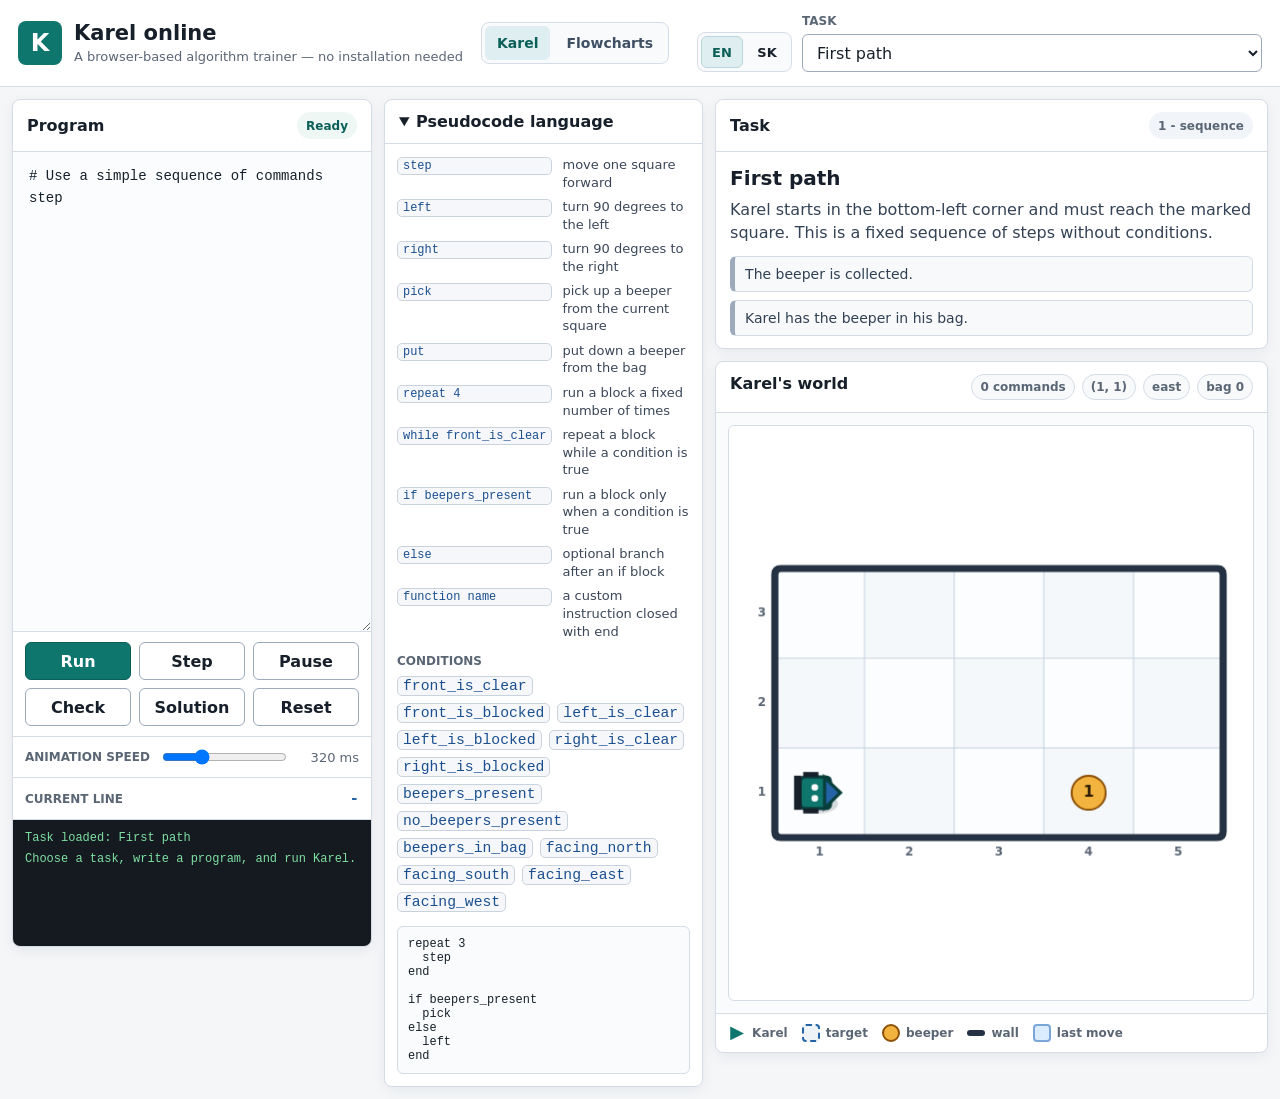
<file: index.html>
<!doctype html>
<html lang="en">
<head>
  <meta charset="utf-8">
  <meta name="viewport" content="width=device-width, initial-scale=1">
  <title>Karel online</title>
  <link rel="stylesheet" href="styles.css">
</head>
<body>
  <div class="app-shell">
    <header class="topbar">
      <div class="brand-area">
        <a class="brand" href="index.html" aria-label="Karel online">
          <div class="brand-mark" aria-hidden="true">K</div>
          <div>
            <h1>Karel online</h1>
            <p data-i18n="tagline">A browser-based algorithm trainer — no installation needed</p>
          </div>
        </a>
        <nav class="main-nav" aria-label="Navigation" data-i18n-aria="navLabel">
          <a class="active" href="index.html">Karel</a>
          <a href="diagramy.html" data-i18n="navDiagrams">Flowcharts</a>
        </nav>
      </div>

      <div class="top-controls">
        <div id="languageSwitch" class="language-switch" role="group" aria-label="Language" data-i18n-aria="languageLabel">
          <button type="button" data-lang="en" aria-pressed="true">EN</button>
          <button type="button" data-lang="sk" aria-pressed="false">SK</button>
        </div>
        <label class="field field-inline">
          <span data-i18n="taskSelect">Task</span>
          <select id="worldSelect"></select>
        </label>
      </div>
    </header>

    <main class="workspace">
      <div class="code-zone">
        <section class="panel editor-panel" aria-labelledby="programHeading">
          <div class="panel-heading">
            <h2 id="programHeading">Program</h2>
            <span id="programState" class="status-chip">Ready</span>
          </div>

          <textarea id="codeEditor" spellcheck="false" aria-label="Pseudocode editor" data-i18n-aria="editorAria"></textarea>

          <div class="run-controls" aria-label="Program controls" data-i18n-aria="controlsAria">
            <button id="runBtn" type="button" class="primary" data-i18n="run">Run</button>
            <button id="stepBtn" type="button" data-i18n="step">Step</button>
            <button id="pauseBtn" type="button" data-i18n="pause">Pause</button>
            <button id="checkBtn" type="button" data-i18n="check">Check</button>
            <button id="loadExampleBtn" type="button" data-i18n="solution">Solution</button>
            <button id="resetBtn" type="button" data-i18n="reset">Reset</button>
          </div>

          <div class="speed-row">
            <label for="speedRange" data-i18n="animationSpeed">Animation speed</label>
            <input id="speedRange" type="range" min="80" max="900" value="320" step="20">
            <output id="speedValue" for="speedRange">320 ms</output>
          </div>

          <div class="line-state">
            <span data-i18n="currentLine">Current line</span>
            <strong id="currentLine">-</strong>
          </div>

          <div id="consoleLog" class="console" aria-live="polite"></div>
        </section>

        <section class="panel reference-panel" aria-labelledby="languageHeading">
          <details open>
            <summary id="languageHeading" data-i18n="pseudocodeLanguage">Pseudocode language</summary>
            <div class="reference-grid">
              <code data-i18n="ref.stepCode">step</code><span data-i18n="ref.stepDesc">move one square forward</span>
              <code data-i18n="ref.leftCode">left</code><span data-i18n="ref.leftDesc">turn 90 degrees to the left</span>
              <code data-i18n="ref.rightCode">right</code><span data-i18n="ref.rightDesc">turn 90 degrees to the right</span>
              <code data-i18n="ref.pickCode">pick</code><span data-i18n="ref.pickDesc">pick up a beeper from the current square</span>
              <code data-i18n="ref.putCode">put</code><span data-i18n="ref.putDesc">put down a beeper from the bag</span>
              <code data-i18n="ref.repeatCode">repeat 4</code><span data-i18n="ref.repeatDesc">run a block a fixed number of times</span>
              <code data-i18n="ref.whileCode">while front_is_clear</code><span data-i18n="ref.whileDesc">repeat a block while a condition is true</span>
              <code data-i18n="ref.ifCode">if beepers_present</code><span data-i18n="ref.ifDesc">run a block only when a condition is true</span>
              <code data-i18n="ref.elseCode">else</code><span data-i18n="ref.elseDesc">optional branch after an if block</span>
              <code data-i18n="ref.functionCode">function name</code><span data-i18n="ref.functionDesc">a custom instruction closed with end</span>
            </div>

            <p class="subheading" data-i18n="conditions">Conditions</p>
            <div id="conditionTokens" class="token-row"></div>

            <pre class="mini-example"><code data-i18n="ref.example">repeat 3
  step
end

if beepers_present
  pick
else
  left
end</code></pre>
          </details>
        </section>
      </div>

      <div class="run-zone">
        <section class="panel task-panel" aria-labelledby="taskHeading">
          <div class="panel-heading">
            <h2 id="taskHeading" data-i18n="taskHeading">Task</h2>
            <span id="taskLevel" class="status-chip soft">beginner</span>
          </div>
          <h3 id="taskTitle"></h3>
          <p id="taskStory"></p>
          <ul id="goalList" class="goal-list"></ul>
        </section>

        <section class="panel world-panel" aria-labelledby="worldHeading">
          <div class="panel-heading panel-heading-tight">
            <h2 id="worldHeading" data-i18n="worldHeading">Karel's world</h2>
            <div class="stats">
              <span id="stepCount">0 commands</span>
              <span id="positionState">(1, 1)</span>
              <span id="directionState">east</span>
              <span id="bagState">bag 0</span>
            </div>
          </div>

          <div class="canvas-shell">
            <canvas id="worldCanvas" aria-label="Map of Karel's world" data-i18n-aria="canvasAria"></canvas>
          </div>

          <div class="legend" aria-label="Map legend" data-i18n-aria="legendAria">
            <span><i class="legend-karel"></i>Karel</span>
            <span><i class="legend-target"></i><span data-i18n="legend.target">target</span></span>
            <span><i class="legend-beeper"></i><span data-i18n="legend.beeper">beeper</span></span>
            <span><i class="legend-wall"></i><span data-i18n="legend.wall">wall</span></span>
            <span><i class="legend-path"></i><span data-i18n="legend.lastMove">last move</span></span>
          </div>
        </section>
      </div>
    </main>
  </div>

  <script src="app.js?v=2"></script>
</body>
</html>
</file>
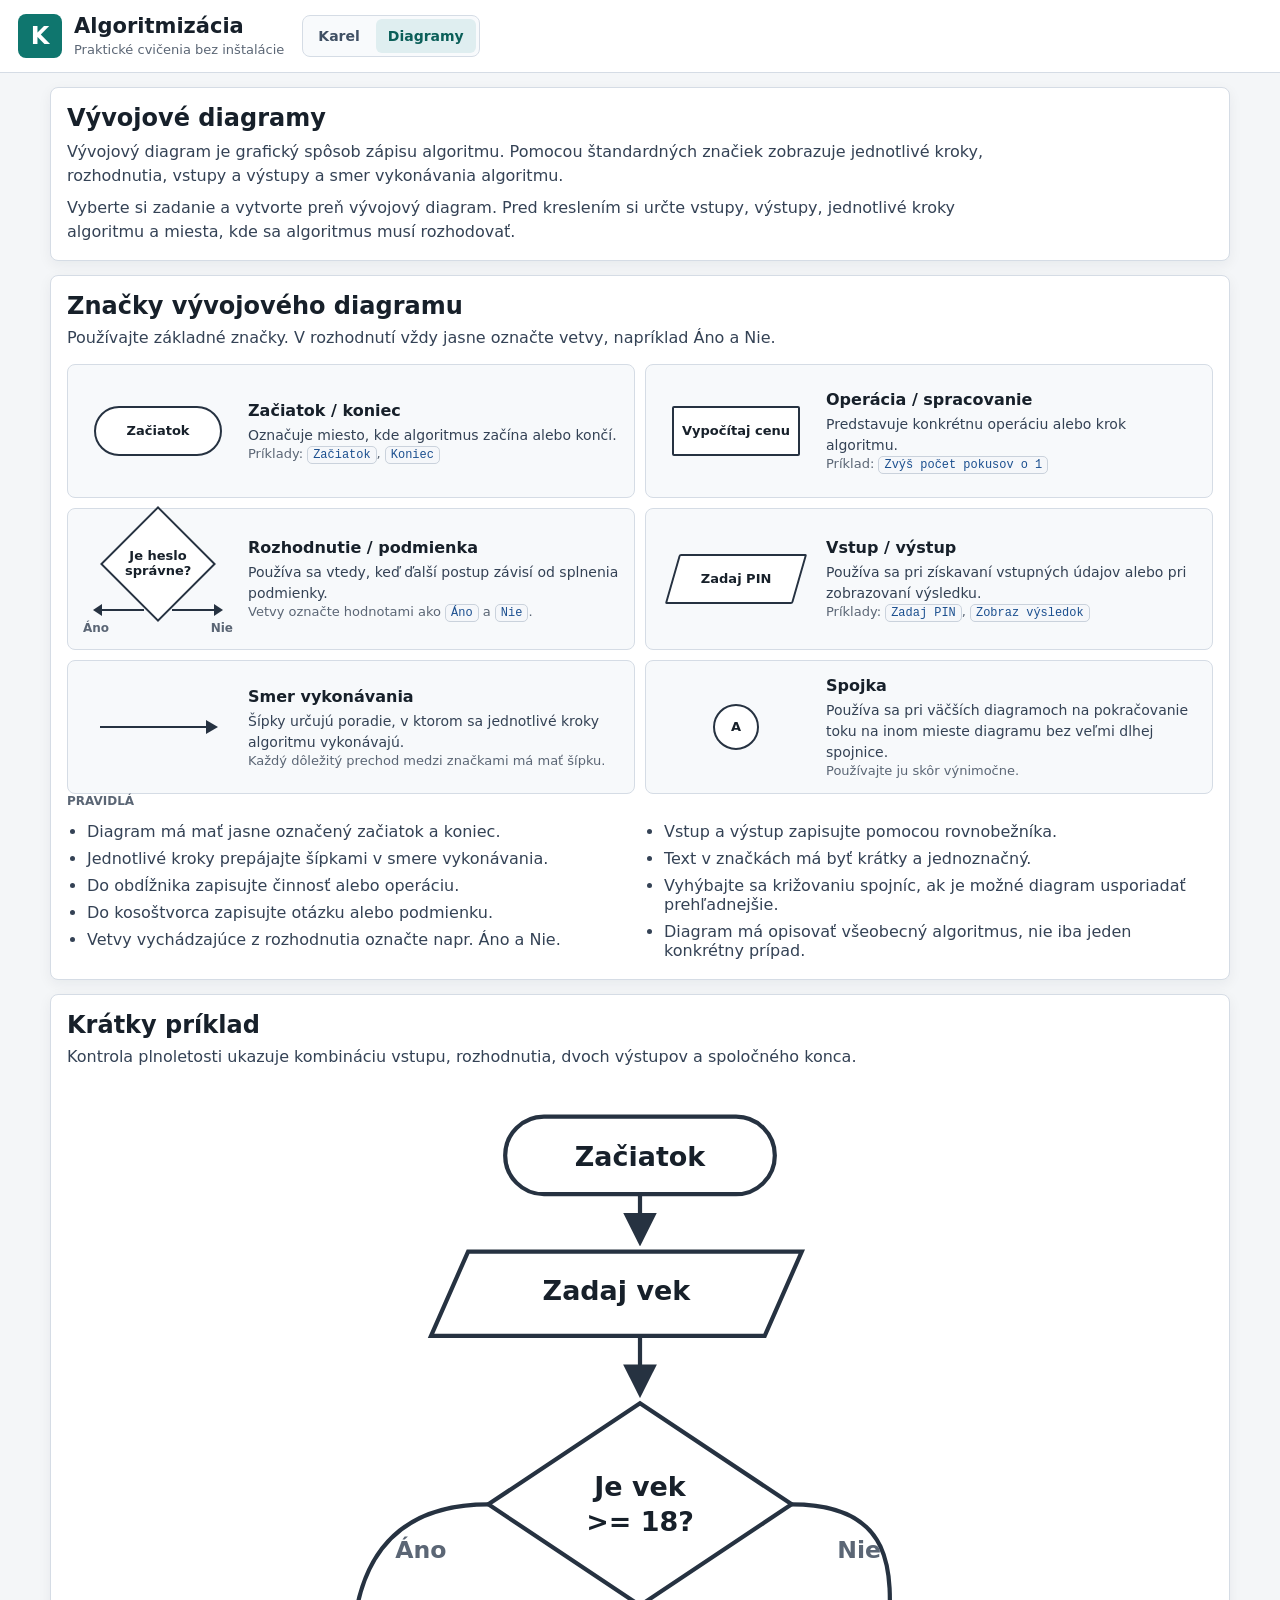
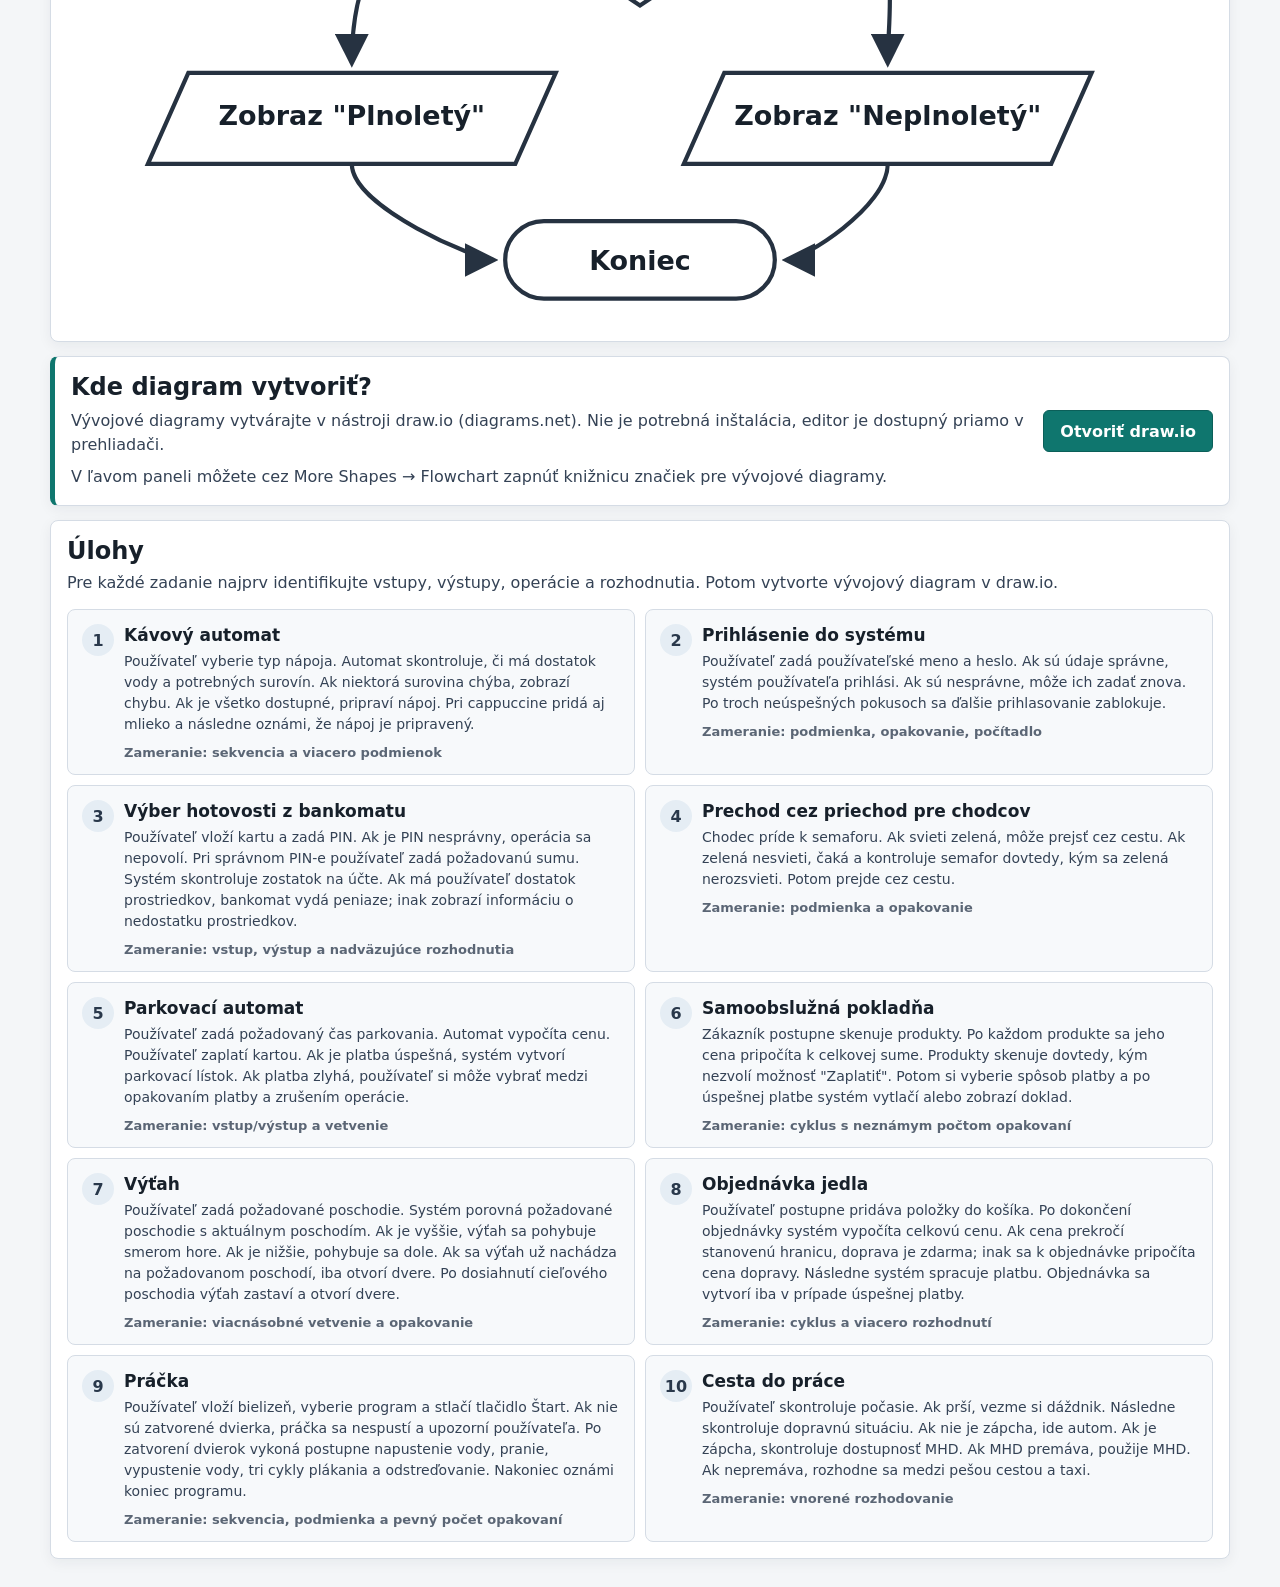
<file: diagramy.html>
<!doctype html>
<html lang="sk">
<head>
  <meta charset="utf-8">
  <meta name="viewport" content="width=device-width, initial-scale=1">
  <title>Diagramy - Algoritmizácia</title>
  <link rel="stylesheet" href="styles.css">
</head>
<body>
  <div class="app-shell">
    <header class="topbar">
      <div class="brand-area">
        <a class="brand" href="index.html" aria-label="Karel online">
          <div class="brand-mark" aria-hidden="true">K</div>
          <div>
            <h1>Algoritmizácia</h1>
            <p>Praktické cvičenia bez inštalácie</p>
          </div>
        </a>
        <nav class="main-nav" aria-label="Navigácia">
          <a href="index.html">Karel</a>
          <a class="active" href="diagramy.html">Diagramy</a>
        </nav>
      </div>
    </header>

    <main class="diagram-main">
      <section class="panel content-panel intro-section">
        <h2>Vývojové diagramy</h2>
        <p>Vývojový diagram je grafický spôsob zápisu algoritmu. Pomocou štandardných značiek zobrazuje jednotlivé kroky, rozhodnutia, vstupy a výstupy a smer vykonávania algoritmu.</p>
        <p>Vyberte si zadanie a vytvorte preň vývojový diagram. Pred kreslením si určte vstupy, výstupy, jednotlivé kroky algoritmu a miesta, kde sa algoritmus musí rozhodovať.</p>
      </section>

      <section class="panel content-panel" aria-labelledby="symbolsHeading">
        <div class="section-title">
          <h2 id="symbolsHeading">Značky vývojového diagramu</h2>
          <p>Používajte základné značky. V rozhodnutí vždy jasne označte vetvy, napríklad Áno a Nie.</p>
        </div>

        <div class="symbol-grid">
          <article class="symbol-card">
            <div class="symbol-canvas">
              <div class="flow-shape terminator">Začiatok</div>
            </div>
            <div>
              <h3>Začiatok / koniec</h3>
              <p>Označuje miesto, kde algoritmus začína alebo končí.</p>
              <div class="symbol-example">Príklady: <code>Začiatok</code>, <code>Koniec</code></div>
            </div>
          </article>

          <article class="symbol-card">
            <div class="symbol-canvas">
              <div class="flow-shape process">Vypočítaj cenu</div>
            </div>
            <div>
              <h3>Operácia / spracovanie</h3>
              <p>Predstavuje konkrétnu operáciu alebo krok algoritmu.</p>
              <div class="symbol-example">Príklad: <code>Zvýš počet pokusov o 1</code></div>
            </div>
          </article>

          <article class="symbol-card">
            <div class="symbol-canvas">
              <div class="decision-symbol" aria-label="Rozhodnutie s vetvami Áno a Nie">
                <div class="flow-shape decision"><span>Je heslo správne?</span></div>
                <span class="decision-branch yes" aria-hidden="true"></span>
                <span class="decision-branch no" aria-hidden="true"></span>
                <span class="branch-label yes">Áno</span>
                <span class="branch-label no">Nie</span>
              </div>
            </div>
            <div>
              <h3>Rozhodnutie / podmienka</h3>
              <p>Používa sa vtedy, keď ďalší postup závisí od splnenia podmienky.</p>
              <div class="symbol-example">Vetvy označte hodnotami ako <code>Áno</code> a <code>Nie</code>.</div>
            </div>
          </article>

          <article class="symbol-card">
            <div class="symbol-canvas">
              <div class="flow-shape data"><span>Zadaj PIN</span></div>
            </div>
            <div>
              <h3>Vstup / výstup</h3>
              <p>Používa sa pri získavaní vstupných údajov alebo pri zobrazovaní výsledku.</p>
              <div class="symbol-example">Príklady: <code>Zadaj PIN</code>, <code>Zobraz výsledok</code></div>
            </div>
          </article>

          <article class="symbol-card">
            <div class="symbol-canvas">
              <div class="flow-line-demo" aria-hidden="true"></div>
            </div>
            <div>
              <h3>Smer vykonávania</h3>
              <p>Šípky určujú poradie, v ktorom sa jednotlivé kroky algoritmu vykonávajú.</p>
              <div class="symbol-example">Každý dôležitý prechod medzi značkami má mať šípku.</div>
            </div>
          </article>

          <article class="symbol-card">
            <div class="symbol-canvas">
              <div class="flow-shape connector">A</div>
            </div>
            <div>
              <h3>Spojka</h3>
              <p>Používa sa pri väčších diagramoch na pokračovanie toku na inom mieste diagramu bez veľmi dlhej spojnice.</p>
              <div class="symbol-example">Používajte ju skôr výnimočne.</div>
            </div>
          </article>
        </div>

        <h3 class="subheading">Pravidlá</h3>
        <ul class="rules-list">
          <li>Diagram má mať jasne označený začiatok a koniec.</li>
          <li>Jednotlivé kroky prepájajte šípkami v smere vykonávania.</li>
          <li>Do obdĺžnika zapisujte činnosť alebo operáciu.</li>
          <li>Do kosoštvorca zapisujte otázku alebo podmienku.</li>
          <li>Vetvy vychádzajúce z rozhodnutia označte napr. Áno a Nie.</li>
          <li>Vstup a výstup zapisujte pomocou rovnobežníka.</li>
          <li>Text v značkách má byť krátky a jednoznačný.</li>
          <li>Vyhýbajte sa križovaniu spojníc, ak je možné diagram usporiadať prehľadnejšie.</li>
          <li>Diagram má opisovať všeobecný algoritmus, nie iba jeden konkrétny prípad.</li>
        </ul>
      </section>

      <section class="panel content-panel" aria-labelledby="exampleHeading">
        <div class="section-title">
          <h2 id="exampleHeading">Krátky príklad</h2>
          <p>Kontrola plnoletosti ukazuje kombináciu vstupu, rozhodnutia, dvoch výstupov a spoločného konca.</p>
        </div>

        <div class="flowchart-example">
          <svg class="flowchart-svg" viewBox="0 0 680 500" role="img" aria-labelledby="adultFlowTitle adultFlowDesc">
            <title id="adultFlowTitle">Vývojový diagram kontroly plnoletosti</title>
            <desc id="adultFlowDesc">Začiatok, zadanie veku, rozhodnutie či je vek aspoň 18, zobrazenie výsledku a koniec.</desc>
            <defs>
              <marker id="arrow" viewBox="0 0 10 10" refX="8.5" refY="5" markerWidth="8" markerHeight="8" orient="auto-start-reverse">
                <path d="M 0 0 L 10 5 L 0 10 z" fill="#263241"></path>
              </marker>
            </defs>

            <g fill="#ffffff" stroke="#263241" stroke-width="2.5">
              <rect x="260" y="20" width="160" height="46" rx="23"></rect>
              <polygon points="238,100 436,100 414,150 216,150"></polygon>
              <polygon points="340,190 430,250 340,310 250,250"></polygon>
              <polygon points="72,350 290,350 266,404 48,404"></polygon>
              <polygon points="390,350 608,350 584,404 366,404"></polygon>
              <rect x="260" y="438" width="160" height="46" rx="23"></rect>
            </g>

            <g fill="#17202a" font-family="Inter, system-ui, sans-serif" font-size="16" font-weight="800" text-anchor="middle">
              <text x="340" y="49">Začiatok</text>
              <text x="326" y="129">Zadaj vek</text>
              <text x="340" y="245">Je vek</text>
              <text x="340" y="266">&gt;= 18?</text>
              <text x="169" y="381">Zobraz "Plnoletý"</text>
              <text x="487" y="381">Zobraz "Neplnoletý"</text>
              <text x="340" y="467">Koniec</text>
            </g>

            <g fill="none" stroke="#263241" stroke-width="2.5" marker-end="url(#arrow)">
              <path d="M340 66 L340 94"></path>
              <path d="M340 150 L340 184"></path>
              <path d="M250 250 C178 250 169 306 169 344"></path>
              <path d="M430 250 C502 250 487 306 487 344"></path>
              <path d="M169 404 C169 430 244 461 253 461"></path>
              <path d="M487 404 C487 430 436 461 427 461"></path>
            </g>

            <g fill="#5b6675" font-family="Inter, system-ui, sans-serif" font-size="14" font-weight="900" text-anchor="middle">
              <text x="210" y="282">Áno</text>
              <text x="470" y="282">Nie</text>
            </g>
          </svg>
        </div>
      </section>

      <section class="panel content-panel drawio-callout" aria-labelledby="drawioHeading">
        <div>
          <h2 id="drawioHeading">Kde diagram vytvoriť?</h2>
          <p>Vývojové diagramy vytvárajte v nástroji draw.io (diagrams.net). Nie je potrebná inštalácia, editor je dostupný priamo v prehliadači.</p>
          <p>V ľavom paneli môžete cez More Shapes → Flowchart zapnúť knižnicu značiek pre vývojové diagramy.</p>
        </div>
        <a class="drawio-button" href="https://app.diagrams.net/" target="_blank" rel="noopener noreferrer">Otvoriť draw.io</a>
      </section>

      <section class="panel content-panel" aria-labelledby="exercisesHeading">
        <div class="section-title">
          <h2 id="exercisesHeading">Úlohy</h2>
          <p>Pre každé zadanie najprv identifikujte vstupy, výstupy, operácie a rozhodnutia. Potom vytvorte vývojový diagram v draw.io.</p>
        </div>

        <div class="exercise-grid">
          <article class="exercise-card">
            <div class="exercise-number">1</div>
            <div>
              <h3>Kávový automat</h3>
              <p>Používateľ vyberie typ nápoja. Automat skontroluje, či má dostatok vody a potrebných surovín. Ak niektorá surovina chýba, zobrazí chybu. Ak je všetko dostupné, pripraví nápoj. Pri cappuccine pridá aj mlieko a následne oznámi, že nápoj je pripravený.</p>
              <div class="exercise-focus">Zameranie: sekvencia a viacero podmienok</div>
            </div>
          </article>

          <article class="exercise-card">
            <div class="exercise-number">2</div>
            <div>
              <h3>Prihlásenie do systému</h3>
              <p>Používateľ zadá používateľské meno a heslo. Ak sú údaje správne, systém používateľa prihlási. Ak sú nesprávne, môže ich zadať znova. Po troch neúspešných pokusoch sa ďalšie prihlasovanie zablokuje.</p>
              <div class="exercise-focus">Zameranie: podmienka, opakovanie, počítadlo</div>
            </div>
          </article>

          <article class="exercise-card">
            <div class="exercise-number">3</div>
            <div>
              <h3>Výber hotovosti z bankomatu</h3>
              <p>Používateľ vloží kartu a zadá PIN. Ak je PIN nesprávny, operácia sa nepovolí. Pri správnom PIN-e používateľ zadá požadovanú sumu. Systém skontroluje zostatok na účte. Ak má používateľ dostatok prostriedkov, bankomat vydá peniaze; inak zobrazí informáciu o nedostatku prostriedkov.</p>
              <div class="exercise-focus">Zameranie: vstup, výstup a nadväzujúce rozhodnutia</div>
            </div>
          </article>

          <article class="exercise-card">
            <div class="exercise-number">4</div>
            <div>
              <h3>Prechod cez priechod pre chodcov</h3>
              <p>Chodec príde k semaforu. Ak svieti zelená, môže prejsť cez cestu. Ak zelená nesvieti, čaká a kontroluje semafor dovtedy, kým sa zelená nerozsvieti. Potom prejde cez cestu.</p>
              <div class="exercise-focus">Zameranie: podmienka a opakovanie</div>
            </div>
          </article>

          <article class="exercise-card">
            <div class="exercise-number">5</div>
            <div>
              <h3>Parkovací automat</h3>
              <p>Používateľ zadá požadovaný čas parkovania. Automat vypočíta cenu. Používateľ zaplatí kartou. Ak je platba úspešná, systém vytvorí parkovací lístok. Ak platba zlyhá, používateľ si môže vybrať medzi opakovaním platby a zrušením operácie.</p>
              <div class="exercise-focus">Zameranie: vstup/výstup a vetvenie</div>
            </div>
          </article>

          <article class="exercise-card">
            <div class="exercise-number">6</div>
            <div>
              <h3>Samoobslužná pokladňa</h3>
              <p>Zákazník postupne skenuje produkty. Po každom produkte sa jeho cena pripočíta k celkovej sume. Produkty skenuje dovtedy, kým nezvolí možnosť "Zaplatiť". Potom si vyberie spôsob platby a po úspešnej platbe systém vytlačí alebo zobrazí doklad.</p>
              <div class="exercise-focus">Zameranie: cyklus s neznámym počtom opakovaní</div>
            </div>
          </article>

          <article class="exercise-card">
            <div class="exercise-number">7</div>
            <div>
              <h3>Výťah</h3>
              <p>Používateľ zadá požadované poschodie. Systém porovná požadované poschodie s aktuálnym poschodím. Ak je vyššie, výťah sa pohybuje smerom hore. Ak je nižšie, pohybuje sa dole. Ak sa výťah už nachádza na požadovanom poschodí, iba otvorí dvere. Po dosiahnutí cieľového poschodia výťah zastaví a otvorí dvere.</p>
              <div class="exercise-focus">Zameranie: viacnásobné vetvenie a opakovanie</div>
            </div>
          </article>

          <article class="exercise-card">
            <div class="exercise-number">8</div>
            <div>
              <h3>Objednávka jedla</h3>
              <p>Používateľ postupne pridáva položky do košíka. Po dokončení objednávky systém vypočíta celkovú cenu. Ak cena prekročí stanovenú hranicu, doprava je zdarma; inak sa k objednávke pripočíta cena dopravy. Následne systém spracuje platbu. Objednávka sa vytvorí iba v prípade úspešnej platby.</p>
              <div class="exercise-focus">Zameranie: cyklus a viacero rozhodnutí</div>
            </div>
          </article>

          <article class="exercise-card">
            <div class="exercise-number">9</div>
            <div>
              <h3>Práčka</h3>
              <p>Používateľ vloží bielizeň, vyberie program a stlačí tlačidlo Štart. Ak nie sú zatvorené dvierka, práčka sa nespustí a upozorní používateľa. Po zatvorení dvierok vykoná postupne napustenie vody, pranie, vypustenie vody, tri cykly plákania a odstreďovanie. Nakoniec oznámi koniec programu.</p>
              <div class="exercise-focus">Zameranie: sekvencia, podmienka a pevný počet opakovaní</div>
            </div>
          </article>

          <article class="exercise-card">
            <div class="exercise-number">10</div>
            <div>
              <h3>Cesta do práce</h3>
              <p>Používateľ skontroluje počasie. Ak prší, vezme si dáždnik. Následne skontroluje dopravnú situáciu. Ak nie je zápcha, ide autom. Ak je zápcha, skontroluje dostupnosť MHD. Ak MHD premáva, použije MHD. Ak nepremáva, rozhodne sa medzi pešou cestou a taxi.</p>
              <div class="exercise-focus">Zameranie: vnorené rozhodovanie</div>
            </div>
          </article>
        </div>
      </section>
    </main>
  </div>
</body>
</html>
</file>
<file: styles.css>
:root {
  --page: #f4f6f8;
  --surface: #ffffff;
  --surface-2: #f7f9fb;
  --ink: #17202a;
  --muted: #5b6675;
  --line: #d5dce5;
  --line-strong: #9daabb;
  --accent: #0f766e;
  --accent-strong: #0b5f59;
  --blue: #2563a7;
  --orange: #c36523;
  --danger: #b4232f;
  --success: #197a3e;
  --warning: #9a5a00;
  --shadow: 0 4px 14px rgba(20, 31, 43, 0.06);
  color-scheme: light;
}

* {
  box-sizing: border-box;
}

html,
body {
  min-height: 100%;
}

body {
  margin: 0;
  background: var(--page);
  color: var(--ink);
  font-family: Inter, ui-sans-serif, system-ui, -apple-system, BlinkMacSystemFont, "Segoe UI", sans-serif;
  letter-spacing: 0;
}

button,
select,
textarea,
input {
  font: inherit;
}

a {
  color: inherit;
}

button,
select {
  border: 1px solid var(--line-strong);
  border-radius: 6px;
  background: var(--surface);
  color: var(--ink);
}

button {
  min-height: 38px;
  padding: 0 13px;
  cursor: pointer;
  font-weight: 700;
}

button:hover {
  border-color: var(--accent);
}

button:focus-visible,
select:focus-visible,
textarea:focus-visible,
input:focus-visible {
  outline: 3px solid rgba(37, 99, 167, 0.22);
  outline-offset: 2px;
}

button.primary {
  border-color: var(--accent-strong);
  background: var(--accent);
  color: #ffffff;
}

button.primary:hover {
  background: var(--accent-strong);
}

button.active {
  border-color: var(--blue);
  background: #e8f1fb;
  color: #154a80;
}

.app-shell {
  min-height: 100vh;
  display: flex;
  flex-direction: column;
}

.topbar {
  display: flex;
  align-items: center;
  justify-content: space-between;
  gap: 18px;
  padding: 14px 18px;
  border-bottom: 1px solid var(--line);
  background: rgba(255, 255, 255, 0.94);
  position: sticky;
  top: 0;
  z-index: 10;
  backdrop-filter: blur(8px);
}

.brand-area {
  display: flex;
  align-items: center;
  gap: 18px;
  flex-wrap: wrap;
  min-width: 0;
}

.brand {
  display: flex;
  align-items: center;
  gap: 12px;
  min-width: 240px;
  color: var(--ink);
  text-decoration: none;
}

.brand-mark {
  width: 44px;
  height: 44px;
  display: grid;
  place-items: center;
  border-radius: 8px;
  background: #0f766e;
  color: #ffffff;
  font-size: 24px;
  font-weight: 900;
}

.brand h1 {
  margin: 0;
  font-size: 21px;
  line-height: 1.05;
}

.brand p {
  margin: 4px 0 0;
  color: var(--muted);
  font-size: 13px;
}

.main-nav {
  display: flex;
  gap: 4px;
  padding: 3px;
  border: 1px solid var(--line);
  border-radius: 8px;
  background: #f8fafc;
}

.main-nav a {
  min-height: 34px;
  display: inline-flex;
  align-items: center;
  padding: 0 12px;
  border-radius: 6px;
  color: #405064;
  font-size: 14px;
  font-weight: 800;
  text-decoration: none;
}

.main-nav a:hover {
  background: #eef3f7;
}

.main-nav a.active {
  background: #dfeef0;
  color: var(--accent-strong);
}

.top-controls {
  display: flex;
  align-items: end;
  justify-content: flex-end;
  gap: 10px;
  flex-wrap: wrap;
}

.language-switch {
  display: inline-flex;
  gap: 3px;
  padding: 3px;
  border: 1px solid var(--line);
  border-radius: 8px;
  background: #f8fafc;
}

.language-switch button {
  min-width: 42px;
  min-height: 32px;
  padding: 0 9px;
  border-color: transparent;
  background: transparent;
  font-size: 13px;
}

.language-switch button.active {
  border-color: #b9d6d8;
  background: #dfeef0;
  color: var(--accent-strong);
}

.field {
  display: grid;
  gap: 6px;
  min-width: 0;
}

.field-inline {
  min-width: min(460px, 52vw);
}

.field span,
.speed-row label,
.line-state span {
  color: var(--muted);
  font-size: 12px;
  font-weight: 800;
  text-transform: uppercase;
}

select {
  min-height: 38px;
  padding: 0 10px;
}

select {
  width: 100%;
}

.workspace {
  display: grid;
  grid-template-columns: minmax(680px, 1fr) minmax(440px, 0.8fr);
  gap: 12px;
  padding: 12px;
  align-items: start;
  flex: 1;
}

.code-zone,
.run-zone {
  display: grid;
  gap: 12px;
  min-width: 0;
}

.code-zone {
  grid-template-columns: minmax(360px, 1fr) minmax(270px, 320px);
  align-items: start;
}

.panel {
  border: 1px solid var(--line);
  border-radius: 8px;
  background: var(--surface);
  box-shadow: var(--shadow);
  min-width: 0;
}

.panel-heading {
  display: flex;
  align-items: center;
  justify-content: space-between;
  gap: 12px;
  padding: 12px 14px;
  border-bottom: 1px solid var(--line);
}

.panel-heading-tight {
  align-items: flex-start;
}

.panel-heading h2 {
  margin: 0;
  font-size: 16px;
}

.status-chip {
  display: inline-flex;
  align-items: center;
  min-height: 27px;
  max-width: 180px;
  padding: 4px 9px;
  border-radius: 999px;
  background: #eef7f4;
  color: var(--accent-strong);
  font-size: 12px;
  font-weight: 800;
  white-space: nowrap;
}

.status-chip.soft {
  background: #f1f5f9;
  color: var(--muted);
}

.status-chip.error {
  background: #fff0f1;
  color: var(--danger);
}

.status-chip.success {
  background: #edf9f1;
  color: var(--success);
}

.editor-panel {
  display: grid;
  grid-template-rows: auto minmax(360px, calc(100vh - 420px)) auto auto auto minmax(104px, 14vh);
  overflow: hidden;
}

#codeEditor {
  width: 100%;
  min-height: 330px;
  resize: vertical;
  border: 0;
  border-bottom: 1px solid var(--line);
  padding: 14px 16px;
  color: #15202b;
  background: #fbfcfe;
  font-family: "Cascadia Mono", Consolas, "Liberation Mono", monospace;
  font-size: 14px;
  line-height: 1.55;
  tab-size: 2;
}

.run-controls {
  display: flex;
  gap: 8px;
  flex-wrap: wrap;
  padding: 10px 12px;
  border-bottom: 1px solid var(--line);
}

.run-controls button {
  flex: 1 1 104px;
}

.speed-row {
  display: grid;
  grid-template-columns: auto minmax(110px, 1fr) 64px;
  gap: 10px;
  align-items: center;
  padding: 10px 12px;
  border-bottom: 1px solid var(--line);
}

.speed-row input {
  width: 100%;
}

.speed-row output {
  color: var(--muted);
  font-size: 13px;
  text-align: right;
}

.line-state {
  display: flex;
  align-items: center;
  justify-content: space-between;
  gap: 10px;
  min-height: 42px;
  padding: 0 12px;
  border-bottom: 1px solid var(--line);
}

.line-state strong {
  font-family: "Cascadia Mono", Consolas, monospace;
  color: var(--blue);
}

.console {
  padding: 10px 12px;
  overflow: auto;
  background: #151a21;
  color: #d8e1ec;
  font-family: "Cascadia Mono", Consolas, "Liberation Mono", monospace;
  font-size: 12px;
  line-height: 1.45;
}

.console div {
  margin-bottom: 4px;
}

.console .ok {
  color: #7ee0a1;
}

.console .warn {
  color: #f4c55b;
}

.console .error {
  color: #ff9aa2;
}

.world-panel {
  overflow: hidden;
}

.stats {
  display: flex;
  justify-content: flex-end;
  gap: 7px;
  flex-wrap: wrap;
}

.stats span {
  display: inline-flex;
  align-items: center;
  min-height: 26px;
  padding: 3px 8px;
  border: 1px solid var(--line);
  border-radius: 999px;
  background: var(--surface-2);
  color: var(--muted);
  font-size: 12px;
  font-weight: 800;
  white-space: nowrap;
}

.canvas-shell {
  min-height: 420px;
  height: calc(100vh - 300px);
  max-height: 620px;
  padding: 12px;
  background: #f9fbfd;
}

#worldCanvas {
  width: 100%;
  height: 100%;
  display: block;
  border: 1px solid var(--line);
  border-radius: 6px;
  background: #ffffff;
}

.legend {
  display: flex;
  align-items: center;
  gap: 14px;
  flex-wrap: wrap;
  padding: 10px 12px;
  border-top: 1px solid var(--line);
  color: var(--muted);
  font-size: 12px;
  font-weight: 800;
}

.legend span {
  display: inline-flex;
  align-items: center;
  gap: 6px;
}

.legend i {
  display: inline-block;
  width: 18px;
  height: 18px;
  border-radius: 4px;
}

.legend-karel {
  background: var(--accent);
  clip-path: polygon(12% 12%, 88% 50%, 12% 88%);
}

.legend-beeper {
  border-radius: 50% !important;
  background: #f3b43f;
  border: 2px solid #8d5108;
}

.legend-target {
  background: rgba(37, 99, 167, 0.08);
  border: 2px dashed #2563a7;
}

.legend-wall {
  height: 6px !important;
  background: #253243;
}

.legend-path {
  background: #dcecff;
  border: 2px solid #7aa6d8;
}

.task-panel {
  padding-bottom: 12px;
}

#taskTitle {
  margin: 14px 14px 8px;
  font-size: 20px;
  line-height: 1.2;
}

#taskStory {
  margin: 0 14px 12px;
  color: #344255;
  line-height: 1.45;
}

.goal-list {
  display: grid;
  gap: 8px;
  margin: 0;
  padding: 0 14px;
  list-style: none;
}

.goal-list li {
  border: 1px solid var(--line);
  border-left: 5px solid var(--line-strong);
  border-radius: 6px;
  padding: 9px 10px;
  background: var(--surface-2);
  color: #314053;
  font-size: 14px;
}

.goal-list li.pass {
  border-left-color: var(--success);
  background: #f2fbf5;
}

.goal-list li.fail {
  border-left-color: var(--warning);
  background: #fff8ea;
}

.reference-panel {
  overflow: hidden;
}

details {
  padding: 0 12px 12px;
}

summary {
  margin: 0 -12px 12px;
  padding: 12px 14px;
  border-bottom: 1px solid var(--line);
  cursor: pointer;
  font-size: 16px;
  font-weight: 800;
}

.reference-grid {
  display: grid;
  grid-template-columns: minmax(110px, auto) minmax(0, 1fr);
  gap: 7px 10px;
  align-items: baseline;
  font-size: 13px;
}

code {
  border: 1px solid #cad2dc;
  border-radius: 5px;
  background: #f5f7fa;
  padding: 1px 5px;
  color: #1b4f8f;
  font-family: "Cascadia Mono", Consolas, "Liberation Mono", monospace;
  font-size: 0.92em;
}

.reference-grid span {
  color: #3b4758;
  line-height: 1.35;
}

.subheading {
  margin: 14px 0 8px;
  color: var(--muted);
  font-size: 12px;
  font-weight: 900;
  text-transform: uppercase;
}

.token-row {
  display: flex;
  gap: 7px;
  flex-wrap: wrap;
}

.mini-example {
  margin: 14px 0 0;
  padding: 10px;
  border: 1px solid var(--line);
  border-radius: 6px;
  background: #f9fbfd;
  overflow: auto;
  font-size: 13px;
}

.mini-example code {
  display: block;
  border: 0;
  padding: 0;
  background: transparent;
  color: #17202a;
}

.diagram-main {
  width: min(1180px, calc(100% - 24px));
  margin: 0 auto;
  padding: 14px 0 28px;
  display: grid;
  gap: 14px;
}

.content-panel {
  padding: 16px;
}

.content-panel h2,
.content-panel h3 {
  margin: 0;
}

.content-panel p {
  color: #344255;
  line-height: 1.5;
}

.intro-section {
  display: grid;
  gap: 8px;
}

.intro-section h2 {
  font-size: 24px;
}

.intro-section p {
  max-width: 920px;
  margin: 0;
}

.section-title {
  display: grid;
  gap: 6px;
  margin-bottom: 14px;
}

.section-title p {
  margin: 0;
}

.symbol-grid {
  display: grid;
  grid-template-columns: repeat(2, minmax(0, 1fr));
  gap: 10px;
}

.symbol-card {
  display: grid;
  grid-template-columns: 152px minmax(0, 1fr);
  gap: 14px;
  align-items: center;
  min-height: 132px;
  padding: 14px;
  border: 1px solid var(--line);
  border-radius: 8px;
  background: var(--surface-2);
}

.symbol-card h3 {
  margin: 0 0 5px;
  font-size: 16px;
}

.symbol-card p {
  margin: 4px 0 0;
  font-size: 14px;
}

.symbol-example {
  color: var(--muted);
  font-size: 13px;
}

.symbol-canvas {
  min-height: 104px;
  display: grid;
  place-items: center;
}

.flow-shape {
  width: 128px;
  min-height: 50px;
  display: grid;
  place-items: center;
  border: 2px solid #263241;
  background: #ffffff;
  color: #17202a;
  font-size: 13px;
  font-weight: 800;
  text-align: center;
  line-height: 1.15;
}

.flow-shape.terminator {
  border-radius: 999px;
}

.flow-shape.process {
  border-radius: 2px;
}

.flow-shape.decision {
  width: 82px;
  height: 82px;
  min-height: 82px;
  transform: rotate(45deg);
}

.flow-shape.decision span {
  transform: rotate(-45deg);
  max-width: 66px;
}

.flow-shape.data {
  border-radius: 2px;
  transform: skew(-16deg);
}

.flow-shape.data span {
  transform: skew(16deg);
}

.flow-shape.connector {
  width: 46px;
  height: 46px;
  min-height: 46px;
  border-radius: 50%;
}

.flow-line-demo {
  width: 132px;
  height: 30px;
  position: relative;
}

.flow-line-demo::before {
  content: "";
  position: absolute;
  left: 8px;
  right: 16px;
  top: 14px;
  height: 2px;
  background: #263241;
}

.flow-line-demo::after {
  content: "";
  position: absolute;
  right: 6px;
  top: 8px;
  border-left: 12px solid #263241;
  border-top: 7px solid transparent;
  border-bottom: 7px solid transparent;
}

.decision-symbol {
  position: relative;
  width: 150px;
  height: 112px;
}

.decision-symbol .flow-shape {
  position: absolute;
  top: 0;
  left: 34px;
}

.decision-branch {
  position: absolute;
  top: 86px;
  width: 44px;
  height: 2px;
  background: #263241;
}

.decision-branch.yes {
  left: 17px;
}

.decision-branch.no {
  right: 17px;
}

.decision-branch.yes::after,
.decision-branch.no::after {
  content: "";
  position: absolute;
  top: -5px;
}

.decision-branch.yes::after {
  left: -7px;
  border-right: 9px solid #263241;
  border-top: 6px solid transparent;
  border-bottom: 6px solid transparent;
}

.decision-branch.no::after {
  right: -7px;
  border-left: 9px solid #263241;
  border-top: 6px solid transparent;
  border-bottom: 6px solid transparent;
}

.branch-label {
  position: absolute;
  bottom: 0;
  color: var(--muted);
  font-size: 12px;
  font-weight: 900;
}

.branch-label.yes {
  left: 0;
}

.branch-label.no {
  right: 0;
}

.rules-list {
  columns: 2;
  column-gap: 28px;
  margin: 14px 0 0;
  padding-left: 20px;
  color: #344255;
}

.rules-list li {
  margin: 0 0 8px;
  break-inside: avoid;
}

.drawio-callout {
  display: grid;
  grid-template-columns: minmax(0, 1fr) auto;
  gap: 16px;
  align-items: center;
  border-left: 5px solid var(--accent);
}

.drawio-callout p {
  margin: 8px 0 0;
}

.drawio-button {
  min-height: 42px;
  display: inline-flex;
  align-items: center;
  justify-content: center;
  padding: 0 16px;
  border: 1px solid var(--accent-strong);
  border-radius: 6px;
  background: var(--accent);
  color: #ffffff;
  font-weight: 900;
  text-decoration: none;
  white-space: nowrap;
}

.flowchart-example {
  overflow-x: auto;
}

.flowchart-svg {
  width: 100%;
  min-width: 620px;
  height: auto;
  display: block;
}

.exercise-grid {
  display: grid;
  grid-template-columns: repeat(2, minmax(0, 1fr));
  gap: 10px;
}

.exercise-card {
  display: grid;
  grid-template-columns: auto minmax(0, 1fr);
  gap: 10px;
  padding: 14px;
  border: 1px solid var(--line);
  border-radius: 8px;
  background: var(--surface-2);
}

.exercise-number {
  width: 32px;
  height: 32px;
  display: grid;
  place-items: center;
  border-radius: 50%;
  background: #e5edf4;
  color: #29384b;
  font-weight: 900;
}

.exercise-card h3 {
  margin: 1px 0 6px;
  font-size: 17px;
}

.exercise-card p {
  margin: 0;
  font-size: 14px;
}

.exercise-focus {
  margin-top: 10px;
  color: var(--muted);
  font-size: 13px;
  font-weight: 800;
}

@media (max-width: 1240px) {
  .workspace {
    grid-template-columns: 1fr;
  }
}

@media (max-width: 920px) {
  .topbar {
    align-items: stretch;
    flex-direction: column;
  }

  .brand-area {
    justify-content: space-between;
  }

  .top-controls {
    justify-content: stretch;
    align-self: stretch;
    max-width: 100%;
  }

  .field-inline {
    flex: 1 0 100%;
    min-width: 0;
  }

  .top-controls button {
    flex: 1 1 140px;
  }

  .workspace {
    grid-template-columns: 1fr;
  }

  .code-zone {
    grid-template-columns: 1fr;
  }

  .editor-panel {
    grid-template-rows: auto minmax(280px, 44vh) auto auto auto minmax(96px, 16vh);
  }

  .canvas-shell {
    height: 62vh;
    min-height: 360px;
  }

  .symbol-grid,
  .exercise-grid {
    grid-template-columns: 1fr;
  }

  .drawio-callout {
    grid-template-columns: 1fr;
  }

}

@media (max-width: 560px) {
  .workspace {
    padding: 8px;
  }

  .topbar {
    padding: 12px;
  }

  .brand {
    min-width: 0;
  }

  .brand p {
    display: none;
  }

  .brand-area {
    align-items: flex-start;
    flex-direction: column;
    gap: 10px;
  }

  .main-nav {
    width: 100%;
  }

  .main-nav a {
    flex: 1;
    justify-content: center;
  }

  .top-controls {
    display: grid;
    grid-template-columns: 1fr;
  }

  .top-controls button {
    width: 100%;
  }

  .run-controls button {
    flex-basis: 100%;
  }

  .speed-row {
    grid-template-columns: 1fr;
  }

  .speed-row output {
    text-align: left;
  }

  .panel-heading-tight {
    flex-direction: column;
  }

  .stats {
    justify-content: flex-start;
  }

  .reference-grid {
    grid-template-columns: 1fr;
  }

  .diagram-main {
    width: calc(100% - 16px);
    padding-top: 8px;
  }

  .content-panel {
    padding: 14px;
  }

  .symbol-card {
    grid-template-columns: 1fr;
  }

  .rules-list {
    columns: 1;
  }

  .exercise-card {
    grid-template-columns: 1fr;
  }
}
</file>
